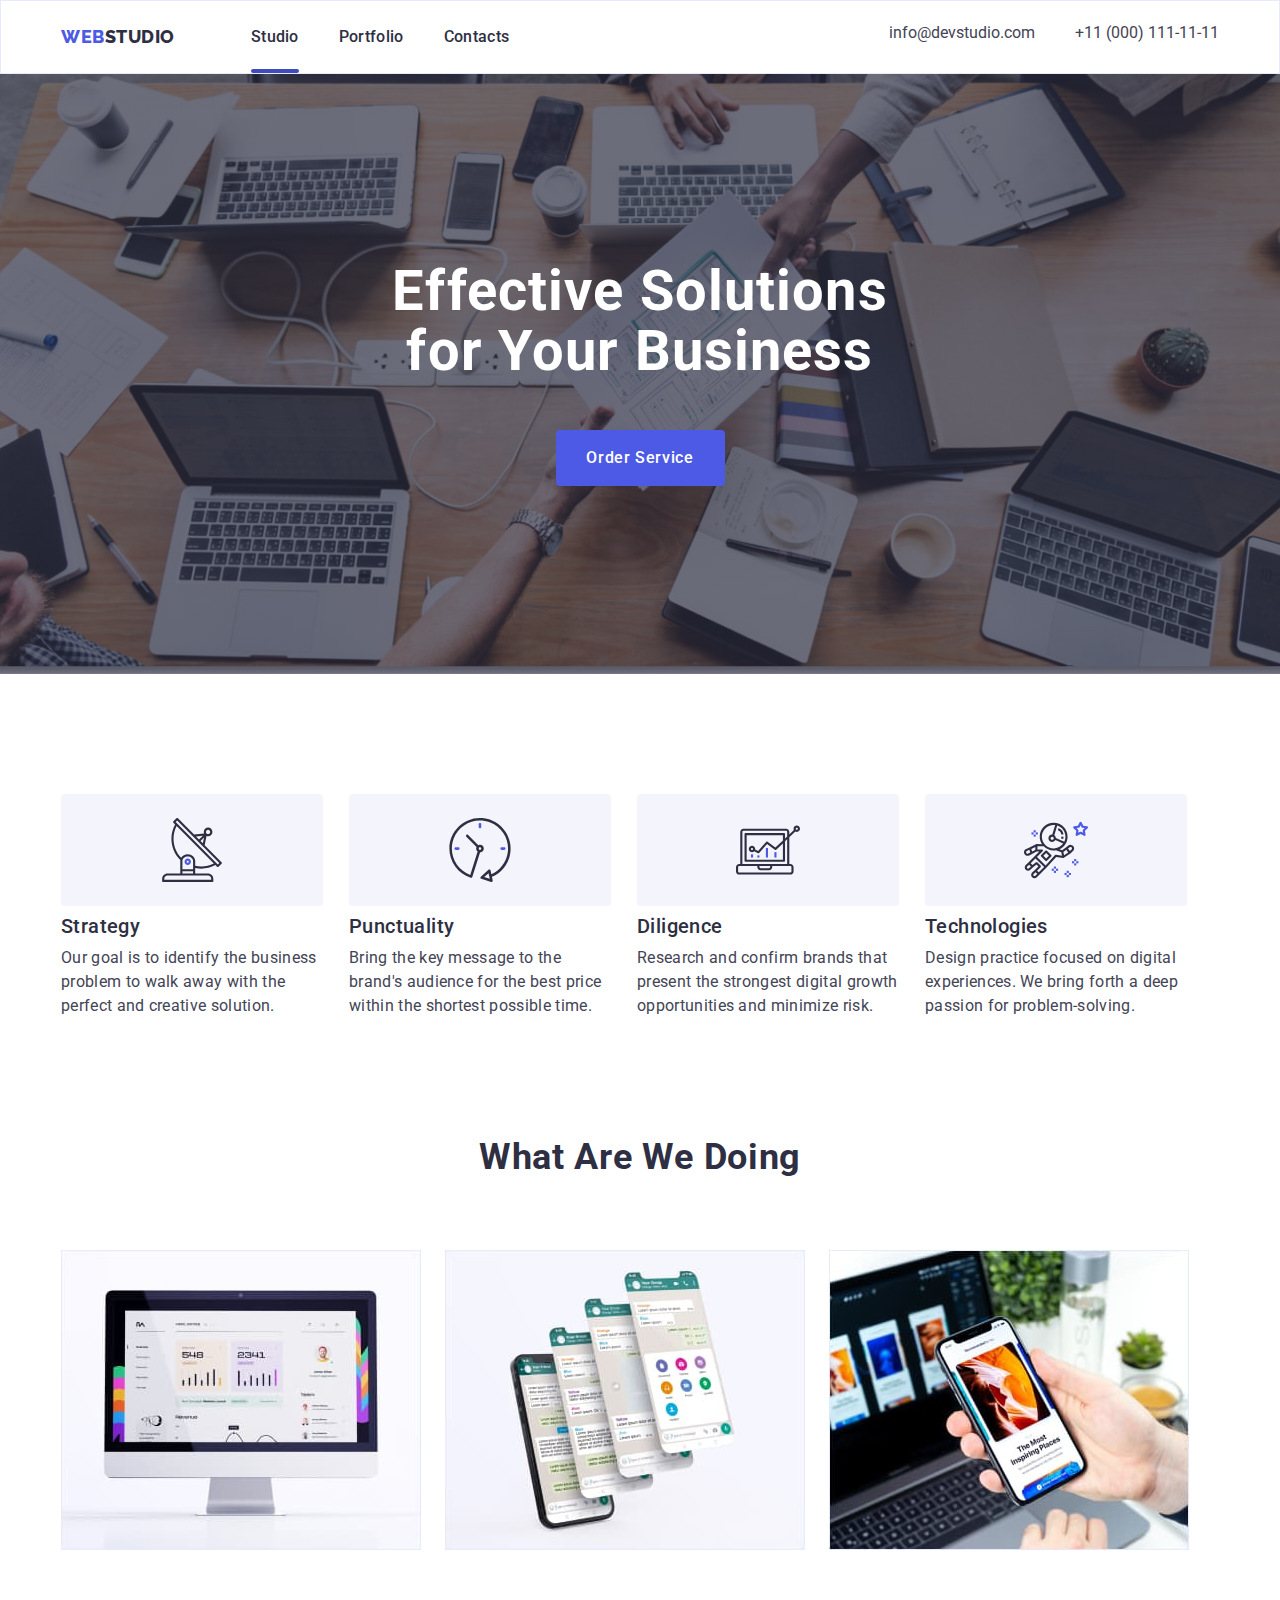
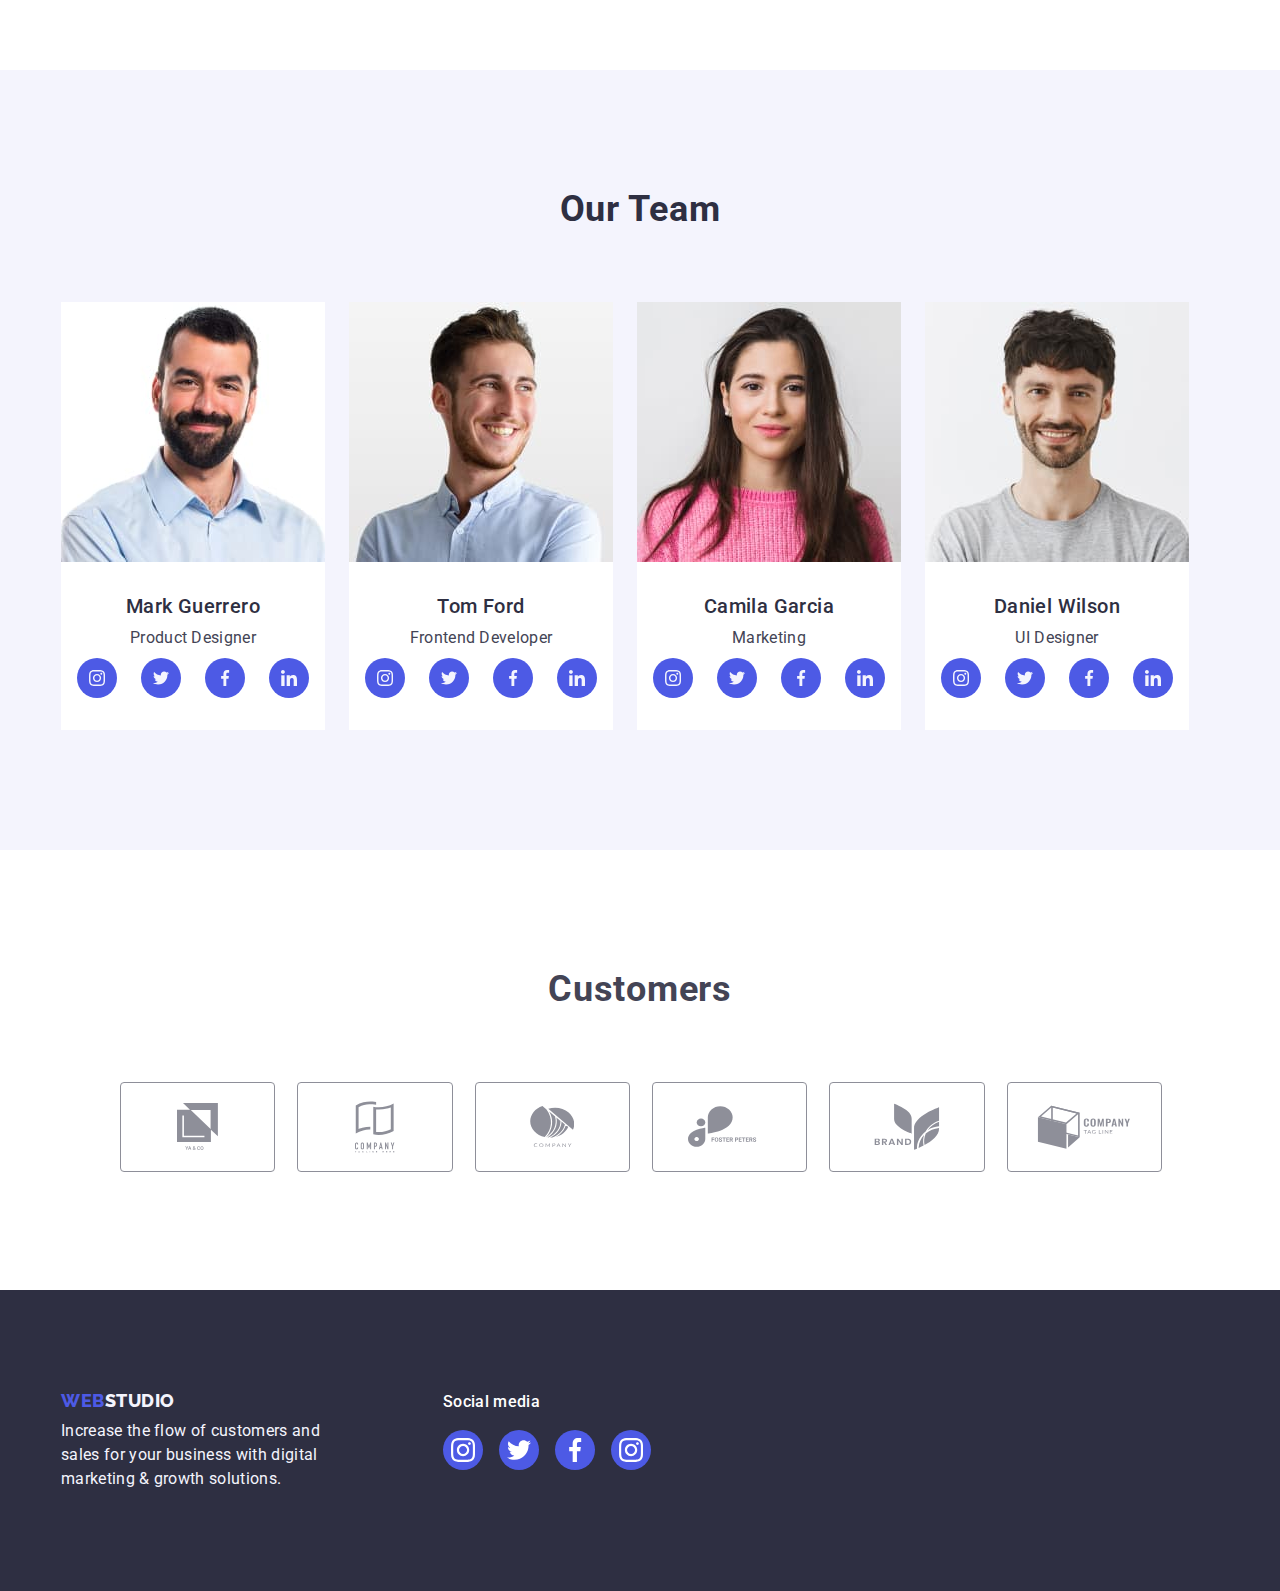
<file: index.html>
<!DOCTYPE html>
<html lang="en">
  <head>
    <meta charset="UTF-8" />
    <meta http-equiv="X-UA-Compatible" content="IE=edge" />
    <meta name="viewport" content="width=device-width, initial-scale=1.0" />
    <link rel="preconnect" href="https://fonts.googleapis.com" />
    <link rel="preconnect" href="https://fonts.gstatic.com" crossorigin />
    <link
      href="https://fonts.googleapis.com/css2?family=Raleway:wght@800&family=Roboto:wght@400;500;700&display=swap"
      rel="stylesheet"
    />
    <link
      rel="stylesheet"
      href="https://cdnjs.cloudflare.com/ajax/libs/modern-normalize/1.1.0/modern-normalize.min.css"
      integrity="sha512-wpPYUAdjBVSE4KJnH1VR1HeZfpl1ub8YT/NKx4PuQ5NmX2tKuGu6U/JRp5y+Y8XG2tV+wKQpNHVUX03MfMFn9Q=="
      crossorigin="anonymous"
      referrerpolicy="no-referrer"
    />
    <link rel="stylesheet" href="css/styles.css" />

    <title>webstudio</title>
  </head>
  <body>
    <!-- -----------------------------heder-----------------------  -->
    <header class="top-header">
      <div class="contejner header-cobntejner">
        <nav class="navigation">
          <a class="logo link" href="./index.html"
            >Web<span class="logo-color">Studio</span></a
          >
          <ul class="header-list list">
            <li class="header-item">
              <a class="header-link link curent" href="./index.html">Studio</a>
            </li>
            <li class="header-item">
              <a class="header-link link" href="./portfolio.html">Portfolio</a>
            </li>
            <li class="header-item">
              <a class="header-link link" href="">Contacts</a>
            </li>
          </ul>
        </nav>

        <address class="header-address">
          <ul class="header-address-list list">
            <li class="header-address-item">
              <a class="mail-list link" href="mailto:info@devstudio.com"
                >info@devstudio.com</a
              >
            </li>
            <li>
              <a class="mail-list link" href="tel:+110001111111"
                >+11 (000) 111-11-11</a
              >
            </li>
          </ul>
        </address>
      </div>
    </header>
    <main class="main-sektor">
      <!-- ---------------------------section1------------------------- -->

      <section class="hero">
        <div class="contejner hero-contejner">
          <h1 class="hero-text">Effective Solutions for Your Business</h1>
          <button class="hero-btn" data-modal-open type="button">Order Service</button>
        </div>
      </section>

      <!-- ----------------------------section2------------------------ -->
      <section class="setion-produkt-procesing">
        <div class="contejner products-procesing-contejner">
          <h2 class="hidden-sektion" hidden>main page</h2>
          <ul class="products-procesing list">
            <li class="list-produkt">
              <div class="produkt-item-wrap">
                <a class="produkt-icon-link" href="">
                  <svg class="produkt-icon" width="64" height="64">
                    <use href="./images/icons.svg#icon-antenna"></use>
                  </svg>
                </a>
                <h3 class="products-procesing-title">Strategy</h3>
                <p class="products-procesing-text">
                  Our goal is to identify the business problem to walk away with
                  the perfect and creative solution.
                </p>
              </div>
            </li>
            <li class="list-produkt">
              <div class="produkt-item-wrap">
                <a class="produkt-icon-link" href="">
                  <svg class="produkt-icon" width="64" height="64">
                    <use href="./images/icons.svg#icon-clock"></use>
                  </svg>
                </a>
                <h3 class="products-procesing-title">Punctuality</h3>
                <p class="products-procesing-text">
                  Bring the key message to the brand's audience for the best
                  price within the shortest possible time.
                </p>
              </div>
            </li>
            <li class="list-produkt">
              <div class="produkt-item-wrap">
                <a class="produkt-icon-link" href="">
                  <svg class="produkt-icon" width="64" height="64">
                    <use href="./images/icons.svg#icon-diagram"></use>
                  </svg>
                </a>
                <h3 class="products-procesing-title">Diligence</h3>
                <p class="products-procesing-text">
                  Research and confirm brands that present the strongest digital
                  growth opportunities and minimize risk.
                </p>
              </div>
            </li>
            <li class="list-produkt">
              <div class="produkt-item-wrap">
                <a class="produkt-icon-link" href="">
                  <svg class="produkt-icon" width="64" height="64">
                    <use href="./images/icons.svg#icon-astronaut"></use>
                  </svg>
                </a>
                <h3 class="products-procesing-title">Technologies</h3>
                <p class="products-procesing-text">
                  Design practice focused on digital experiences. We bring forth
                  a deep passion for problem-solving.
                </p>
              </div>
            </li>
          </ul>
        </div>
      </section>
      <!-- ----------------------------sectione3--------------------------- -->
      <section class="projekt">
        <div class="projekt-contejner contejner">
          <h2 class="projekt-title">What are we doing</h2>
          <ul class="projekt-list list">
            <li>
              <img
                class="projekt-foto"
                src="./images/section-3-index/img1.jpg"
                alt="komputer"
                height="300"
                width="360"
              />
            </li>
            <li>
              <img
                class="projekt-foto"
                src="./images/section-3-index/img2.jpg"
                alt="mesenges"
                height="300"
                width="360"
              />
            </li>
            <li>
              <img
                class="projekt-foto"
                src="./images/section-3-index/img3.jpg"
                alt="optimization"
                height="300"
                width="360"
              />
            </li>
          </ul>
        </div>
      </section>
      <!-- ----------------------------section4-------------------------- -->
      <section class="team-sektion">
        <div class="team-contejner contejner">
          <h2 class="team">Our Team</h2>
          <ul class="team-item list">
            <li class="team-list-foto">
              <img
                class="team-foto"
                src="./images/sektione-4-index/markguerrero.jpg"
                alt="Mark Guerrero Product Designer"
                height="260"
                width="264"
              />
              <div class="text-contejner">
                <h3 class="team-name">Mark Guerrero</h3>
                <p class="team-position">Product Designer</p>
                <ul class="team-soc-list list">
                  <li class="team-soc-item">
                    <a href="" class="team-soc-link link">
                      <svg class="team-icon" width="16" height="16">
                    <use href="./images/icons.svg#icon-instagram"></use>
                  </svg>
                    </a>
                  </li>
                  <li class="team-soc-item">
                    <a href="" class="team-soc-link link">
                      <svg class="team-icon" width="16" height="16">
                    <use href="./images/icons.svg#icon-twitter"></use>
                  </svg>
                    </a>
                  </li>
                  <li class="team-soc-item">
                    <a href="" class="team-soc-link link">
                      <svg class="team-icon" width="16" height="16">
                    <use href="./images/icons.svg#icon-facebook"></use>
                  </svg>
                    </a>
                  </li>
                  <li class="team-soc-item">
                    <a href="" class="team-soc-link link">
                      <svg class="team-icon" width="16" height="16">
                    <use href="./images/icons.svg#icon-linkedin"></use>
                  </svg>
                    </a>
                  </li>
                </ul>
              </div>
            </li>

            <li class="team-list-foto">
              <img
                class="team-foto"
                src="./images/sektione-4-index/fomford.jpg"
                alt="Tom Ford Frontend Developer"
                height="260"
                width="264"
              />
              <div class="text-contejner">
                <h3 class="team-name">Tom Ford</h3>
                <p class="team-position">Frontend Developer</p>
                <ul class="team-soc-list list">
                  <li class="team-soc-item">
                    <a href="" class="team-soc-link link">
                      <svg class="team-icon" width="16" height="16">
                    <use href="./images/icons.svg#icon-instagram"></use>
                  </svg>
                    </a>
                  </li>
                  <li class="team-soc-item">
                    <a href="" class="team-soc-link link">
                      <svg class="team-icon" width="16" height="16">
                    <use href="./images/icons.svg#icon-twitter"></use>
                  </svg>
                    </a>
                  </li>
                  <li class="team-soc-item">
                    <a href="" class="team-soc-link link">
                      <svg class="team-icon" width="16" height="16">
                    <use href="./images/icons.svg#icon-facebook"></use>
                  </svg>
                    </a>
                  </li>
                  <li class="team-soc-item">
                    <a href="" class="team-soc-link link">
                      <svg class="team-icon" width="16" height="16">
                    <use href="./images/icons.svg#icon-linkedin"></use>
                  </svg>
                    </a>
                  </li>
              </div>
            </li>

            <li class="team-list-foto">
              <img
                class="team-foto"
                src="./images/sektione-4-index/camilacarcia.jpg"
                alt="Camila Garcia Marketing"
                height="260"
                width="264"
              />
              <div class="text-contejner">
                <h3 class="team-name">Camila Garcia</h3>
                <p class="team-position">Marketing</p>
                <ul class="team-soc-list list">
                  <li class="team-soc-item">
                    <a href="" class="team-soc-link link">
                      <svg class="team-icon" width="16" height="16">
                    <use href="./images/icons.svg#icon-instagram"></use>
                  </svg>
                    </a>
                  </li>
                  <li class="team-soc-item">
                    <a href="" class="team-soc-link link">
                      <svg class="team-icon" width="16" height="16">
                    <use href="./images/icons.svg#icon-twitter"></use>
                  </svg>
                    </a>
                  </li>
                  <li class="team-soc-item">
                    <a href="" class="team-soc-link link">
                      <svg class="team-icon" width="16" height="16">
                    <use href="./images/icons.svg#icon-facebook"></use>
                  </svg>
                    </a>
                  </li>
                  <li class="team-soc-item">
                    <a href="" class="team-soc-link link">
                      <svg class="team-icon" width="16" height="16">
                    <use href="./images/icons.svg#icon-linkedin"></use>
                  </svg>
                    </a>
                  </li>
              </div>
            </li>

            <li class="team-list-foto">
              <img
                class="team-foto"
                src="./images/sektione-4-index/danielwilson.jpg"
                alt="Daniel Wilson UI Designer"
                height="260"
                width="264"
              />
              <div class="text-contejner">
                <h3 class="team-name">Daniel Wilson</h3>
                <p class="team-position">UI Designer</p>
                <ul class="team-soc-list list">
                  <li class="team-soc-item">
                    <a href="" class="team-soc-link link">
                      <svg class="team-icon" width="16" height="16">
                    <use href="./images/icons.svg#icon-instagram"></use>
                  </svg>
                    </a>
                  </li>
                  <li class="team-soc-item">
                    <a href="" class="team-soc-link link">
                      <svg class="team-icon" width="16" height="16">
                    <use href="./images/icons.svg#icon-twitter"></use>
                  </svg>
                    </a>
                  </li>
                  <li class="team-soc-item">
                    <a href="" class="team-soc-link link">
                      <svg class="team-icon" width="16" height="16">
                    <use href="./images/icons.svg#icon-facebook"></use>
                  </svg>
                    </a>
                  </li>
                  <li class="team-soc-item">
                    <a href="" class="team-soc-link link">
                      <svg class="team-icon" width="16" height="16">
                    <use href="./images/icons.svg#icon-linkedin"></use>
                  </svg>
                    </a>
                  </li>
              </div>
            </li>
          </ul>
        </div>
      </section>

      <!-- ----------------------------sektion 5-------------------------- -->

      <section class="customers">
        <h2 class="customers-title">customers</h2>
        <ul class="customers-list list">
          <li class="customers-item">
            <a href="" class="customers-link link">
              <svg class="custom-icon" width="41" height="47">
                <use href="./images/icons.svg#icon-group1"></use>
              </svg>
            </a>
          </li>
          <li class="customers-item">
            <a href="" class="customers-link link">
              <svg class="custom-icon" width="40" height="52">
                <use href="./images/icons.svg#icon-group2"></use>
              </svg>
            </a>
          </li>
          <li class="customers-item">
            <a href="" class="customers-link link">
              <svg class="custom-icon" width="44" height="41">
                <use href="./images/icons.svg#icon-group3"></use>
              </svg>
            </a>
          </li>
          <li class="customers-item">
            <a href="" class="customers-link link">
              <svg class="custom-icon" width="84" height="41">
                <use href="./images/icons.svg#icon-group4"></use>
              </svg>
            </a>
          </li>
          <li class="customers-item">
            <a href="" class="customers-link link">
              <svg class="custom-icon" width="104" height="47">
                <use href="./images/icons.svg#icon-group5"></use>
              </svg>
            </a>
          </li>
          <li class="customers-item">
            <a href="" class="customers-link link">
              <svg class="custom-icon" width="94" height="44">
                <use href="./images/icons.svg#icon-group6"></use>
              </svg>
            </a>
          </li>
        </ul>
      </section>
    </main>
    <!--------------------- footer ----------------- -->

    <footer class="bottom-sektion">
      <div class="contejner">
        <ul class="footer-list list" >
          <li class="footer-item">
            <a class="logo-footer link" href="./index.html"
              >Web<span class="logo-color-footer">Studio</span></a>
            <p class="footer-text">
              Increase the flow of customers and sales for your business with
              digital marketing & growth solutions.
            </p>
          </li>
          <li>
            <p class="social-text">Social media</p>
            <ul class="footer-soc-list list">
                  <li class="footer-soc-item">
                    <a href="" class="footer-soc-link link">
                      <svg class="footer-icon" width="24" height="24">
                    <use href="./images/icons.svg#icon-instagram"></use>
                  </svg>
                    </a>
                  </li>
                  <li class="footer-soc-item">
                    <a href="" class="footer-soc-link link">
                      <svg class="footer-icon" width="24" height="24">
                    <use href="./images/icons.svg#icon-twitter"></use>
                  </svg>
                    </a>
                  </li>
                  <li class="footer-soc-item">
                    <a href="" class="footer-soc-link link">
                      <svg class="footer-icon" width="24" height="24">
                    <use href="./images/icons.svg#icon-facebook"></use>
                  </svg>
                    </a>
                  </li>
                  <li class="footer-soc-item">
                    <a href="" class="footer-soc-link link">
                      <svg class="footer-icon" width="24" height="24">
                    <use href="./images/icons.svg#icon-instagram"></use>
                  </svg>
                </a>
          </li>
        </ul>
      </div>
    </footer>
    <div class="backdrop is-hidden" data-modal>
      <div class="modal">
        <button class="modal-btn" type="button"  data-modal-close>x</button>
    </div>
    <script src="./js/modal.js">

    </script>
  <script src="https: //unpkg.com/aos@2.3.1/dist/aos.js"></script>
  <script>
    AOS. init(); 
  </script>
  </body>
</html>
</file>
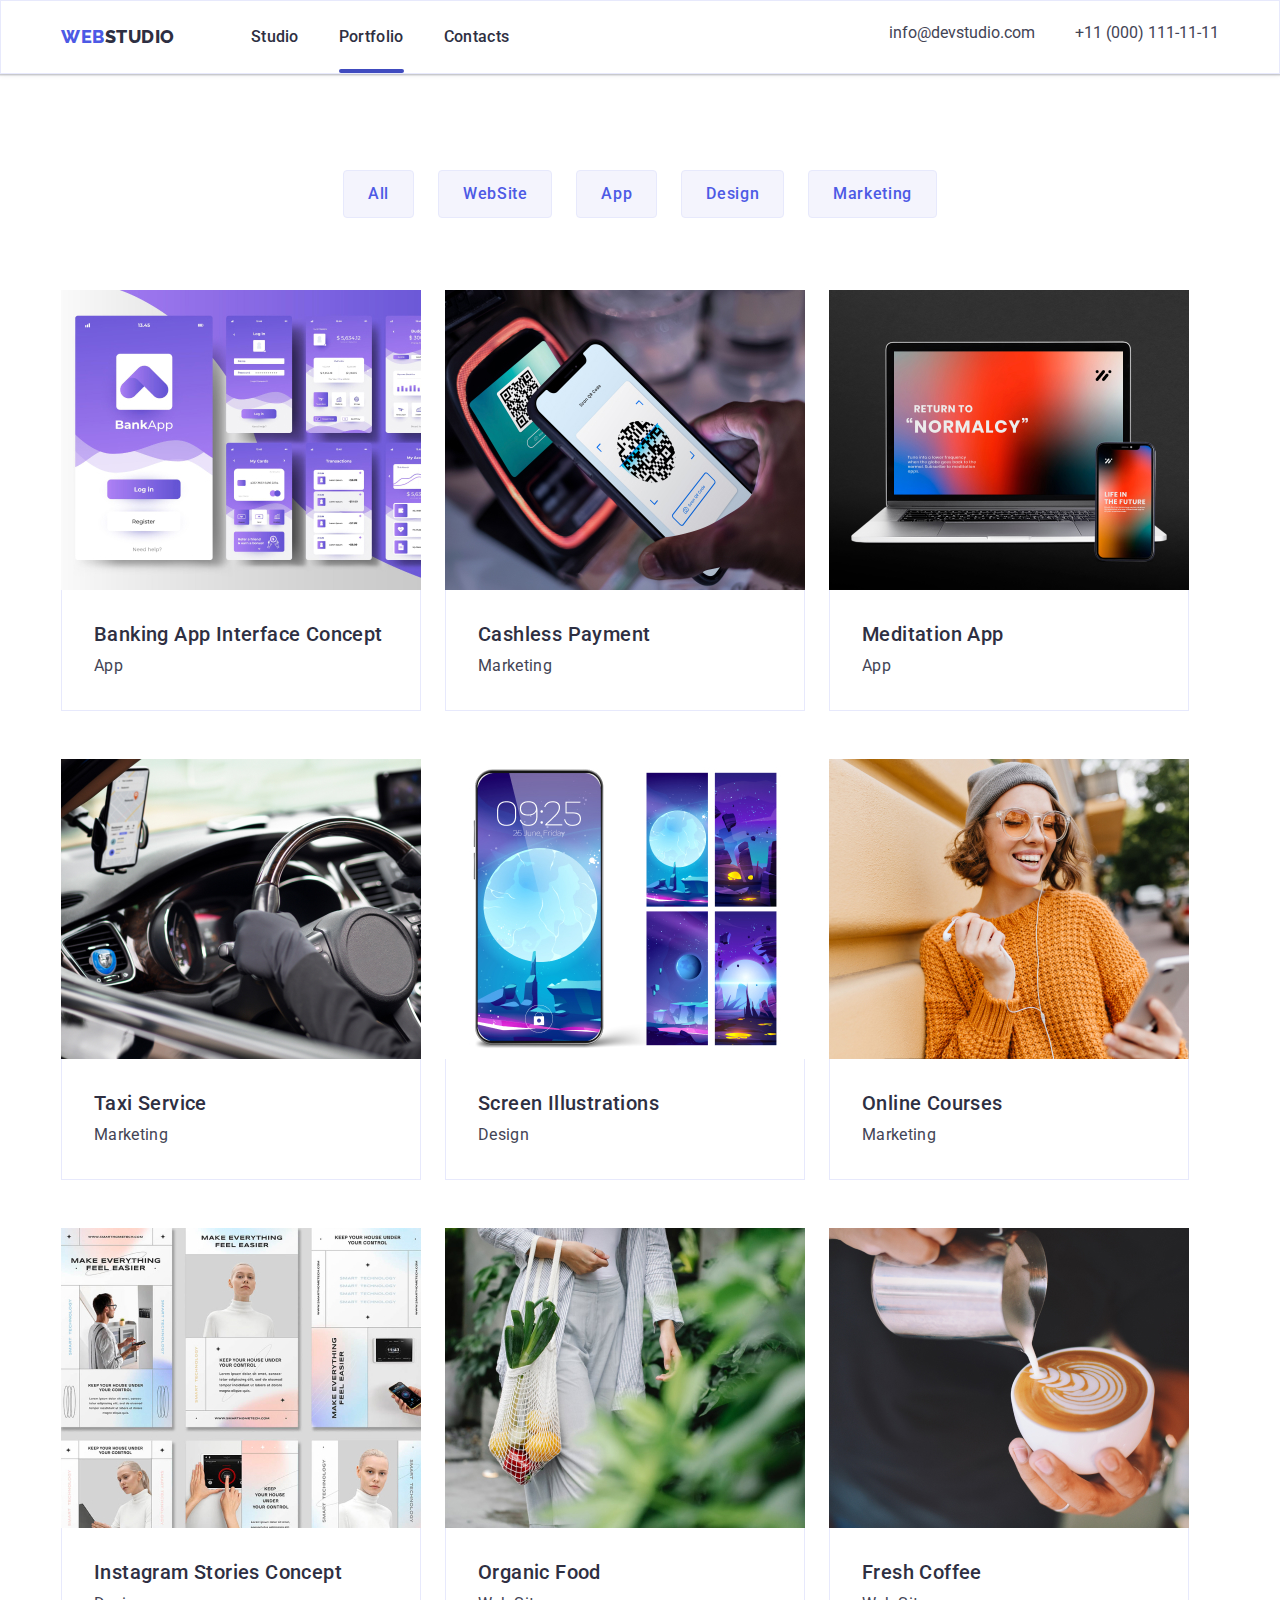
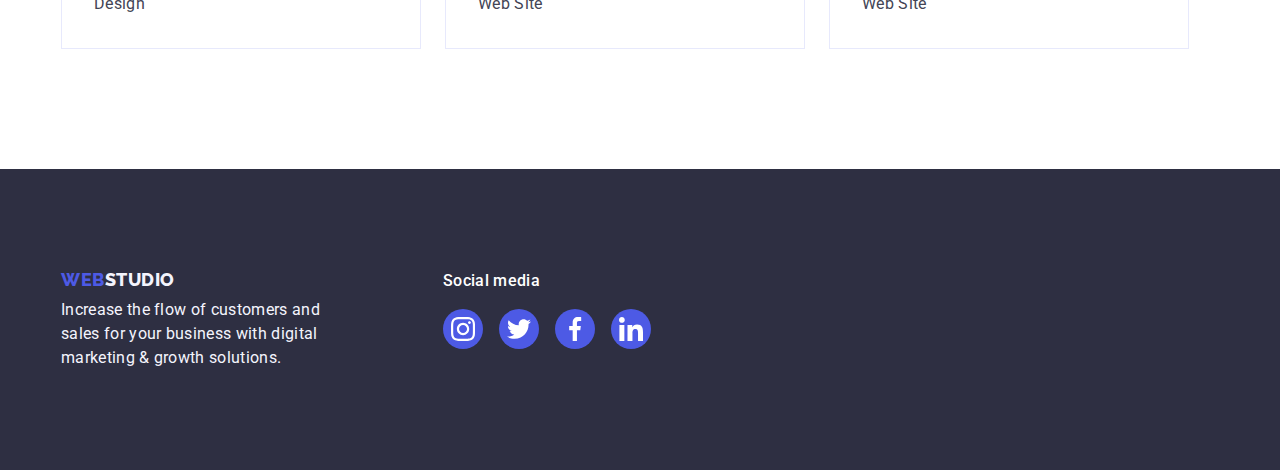
<file: portfolio.html>
<!DOCTYPE html>
<html lang="en">
  <head>
    <meta charset="UTF-8" />
    <meta http-equiv="X-UA-Compatible" content="IE=edge" />
    <meta name="viewport" content="width=device-width, initial-scale=1.0" />
    <link rel="stylesheet" href="https://cdnjs.cloudflare.com/ajax/libs/modern-normalize/1.1.0/modern-normalize.min.css" integrity="sha512-wpPYUAdjBVSE4KJnH1VR1HeZfpl1ub8YT/NKx4PuQ5NmX2tKuGu6U/JRp5y+Y8XG2tV+wKQpNHVUX03MfMFn9Q==" crossorigin="anonymous" referrerpolicy="no-referrer" />
    <link rel="stylesheet" href="css/styles.css">
    <link rel="preconnect" href="https://fonts.googleapis.com" />
    <link rel="preconnect" href="https://fonts.gstatic.com" crossorigin />
    <link
      href="https://fonts.googleapis.com/css2?family=Raleway:wght@800&family=Roboto:wght@400;500;700&display=swap" 
      rel="stylesheet"/>
    <title>webstudio</title>
  </head>
  <body>
    <!-- heder -->
        <header class="top-header">
      <div class="contejner header-cobntejner">
        <nav class="navigation">
          <a class="logo link" href="./index.html"
            >Web<span class="logo-color">Studio</span></a
          >
          <ul class="header-list list">
            <li class="header-item">
              <a class="header-link link" href="./index.html">Studio</a>
            </li>
            <li class="header-item">
              <a class="header-link link curent" href="./portfolio.html">Portfolio</a>
            </li>
            <li class="header-item">
              <a class="header-link link" href="">Contacts</a>
            </li>
          </ul>
        </nav>


      <address class="header-address">
        <ul class="header-address-list list">
          <li>
            <a class="mail-list link" href="mailto:info@devstudio.com"
              >info@devstudio.com</a
            >
          </li>
          <li>
            <a class="mail-list link" href="tel:+110001111111"
              >+11 (000) 111-11-11</a
            >
          </li>
        </ul>
      </address></div>
    </header>
    
    
    <main class="main-sektion">
      <!-- sektione1(portfolio) -->
      <section class="sektion-btn">
        <div class="contejner">
        <h1 hidden>portfolio</h1>
        <ul class="portrtfolio-list list">
          <li class="portfolio-item">
            <button class="filters-btn" type="button">All</button>
          </li>
          <li class="portfolio-item">
            <button class="filters-btn" type="button">WebSite</button>
          </li>
          <li class="portfolio-item">
            <button class="filters-btn" type="button">App</button>
          </li>
          <li class="portfolio-item">
            <button class="filters-btn" type="button">Design</button>
          </li>
          <li class="portfolio-item">
            <button class="filters-btn" type="button">Marketing</button>
          </li>
        </ul></div>

      <!-- sektione2 (portfolio) -->
    <div class="sektion-portfolio-contejner contejner">
      <ul class="btn-list list">
        <li class="lisr-item-btn">
          <div class="contejner-porfolio-wrap">
            <a class="img-btn link" href="">
          <img src="images/sekton-portfolio/img.jpg" 
          alt="banking app" width: 360px; height: 300px;> </img>
          <div class="portfolio-contejner-text">
            <p class="portfolio-cover-text">
            14 Stylish and User-Friendly App Design Concepts 
            · Task Manager App · Calorie Tracker App 
            · Exotic Fruit Ecommerce App · Cloud Storage App</p>
          </div>
          </div>
          <div class="btn-contejner">
          <h2 class="sektion-btn-name-app">Banking App Interface Concept</h2>
          <p class="sektion-btn-text">App</p></div>
          </a>
        </li>
        <li class="lisr-item-btn">
          <div class="contejner-porfolio-wrap">
            <a class="img-btn link" href="">
          <img src="images/sekton-portfolio/img2.jpg" 
          alt="cashless payment"
            width: 360px;
            height: 300px;>
          </img>
          <div class="portfolio-contejner-text">
            <p class="portfolio-cover-text">
            14 Stylish and User-Friendly App Design Concepts 
            · Task Manager App · Calorie Tracker App 
            · Exotic Fruit Ecommerce App · Cloud Storage App</p>
          </div>
          </div>
            <div class="btn-contejner">
            <h2 class="sektion-btn-name-app">Cashless Payment</h2>
            <p class="sektion-btn-text">Marketing</p></div>
          </a>
        </li>
        <li class="lisr-item-btn">
          <div class="contejner-porfolio-wrap">
            <a class="img-btn link" href="">
            <img src="images/sekton-portfolio/img3.jpg" 
            alt="meditation app"
            width: 360px;
            height: 300px;></img>
            <div class="portfolio-contejner-text">
            <p class="portfolio-cover-text">
            14 Stylish and User-Friendly App Design Concepts 
            · Task Manager App · Calorie Tracker App 
            · Exotic Fruit Ecommerce App · Cloud Storage App</p>
          </div>
          </div>
            <div class="btn-contejner">
            <h2 class="sektion-btn-name-app">Meditation App</h2>
            <p class="sektion-btn-text">App</p></div>
          </a>
        </li>
        <li class="lisr-item-btn">
          <div class="contejner-porfolio-wrap" >
            <a class="img-btn link" href="">
            <img src="images/sekton-portfolio/img4.jpg" alt="taxi service"width: 360px;height: 300px;>
            </img>
            <div class="portfolio-contejner-text">
            <p class="portfolio-cover-text">
            14 Stylish and User-Friendly App Design Concepts 
            · Task Manager App · Calorie Tracker App 
            · Exotic Fruit Ecommerce App · Cloud Storage App</p>
          </div>
          </div>
            <div class="btn-contejner">
            <h2 class="sektion-btn-name-app">Taxi Service</h2>
            <p class="sektion-btn-text">Marketing</p></div>
          </a>
        </li>
        <li class="lisr-item-btn">
          <div class="contejner-porfolio-wrap" >
            <a class="img-btn link" href="">
            <img src="images/sekton-portfolio/img5.jpg" alt="screen illustrations"width: 360px;height: 300px;>
          </img>
          <div class="portfolio-contejner-text">
            <p class="portfolio-cover-text">
            14 Stylish and User-Friendly App Design Concepts 
            · Task Manager App · Calorie Tracker App 
            · Exotic Fruit Ecommerce App · Cloud Storage App</p>
          </div>
          </div>
            <div class="btn-contejner">
            <h2 class="sektion-btn-name-app">Screen Illustrations</h2>
            <p class="sektion-btn-text">Design</p></div>
          </a>
        </li>
        <li class="lisr-item-btn">
          <div class="contejner-porfolio-wrap" >
            <a class="img-btn link" href="">
            <img src="images/sekton-portfolio/img6.jpg" alt="Online Courses"width: 360px;height: 300px;>
            </img>
            <div class="portfolio-contejner-text">
            <p class="portfolio-cover-text">
            14 Stylish and User-Friendly App Design Concepts 
            · Task Manager App · Calorie Tracker App 
            · Exotic Fruit Ecommerce App · Cloud Storage App</p>
          </div>
          </div>
            <div class="btn-contejner">
            <h2 class="sektion-btn-name-app">Online Courses</h2>
            <p class="sektion-btn-text">Marketing</p></div>
          </a>
        </li>
        <li class="lisr-item-btn">
          <div class="contejner-porfolio-wrap" >
            <a class="img-btn link" href="">
            <img src="images/sekton-portfolio/img7.jpg" alt="instagram stories concept" width: 360px;height: 300px;>
            </img>
            <div class="portfolio-contejner-text">
            <p class="portfolio-cover-text">
            14 Stylish and User-Friendly App Design Concepts 
            · Task Manager App · Calorie Tracker App 
            · Exotic Fruit Ecommerce App · Cloud Storage App</p>
          </div>
          </div>
          <div class="btn-contejner">
          <h2 class="sektion-btn-name-app">Instagram Stories Concept</h2>
          <p class="sektion-btn-text">Design</p></div>
          </a>
        </li>
        <li class="lisr-item-btn">
          <div class="contejner-porfolio-wrap" >
            <a class="img-btn link" href="">
            <img src="images/sekton-portfolio/img8.jpg" alt="organic food"width: 360px;height: 300px;>
          </img>
          <div class="portfolio-contejner-text">
            <p class="portfolio-cover-text">
            14 Stylish and User-Friendly App Design Concepts 
            · Task Manager App · Calorie Tracker App 
            · Exotic Fruit Ecommerce App · Cloud Storage App</p>
          </div>
          </div>
            <div class="btn-contejner">
            <h2 class="sektion-btn-name-app">Organic Food</h2>
            <p class="sektion-btn-text">Web Site</p></div>
          </a>
        </li>
        <li class="lisr-item-btn">
          <div class="contejner-porfolio-wrap" >
            <a class="img-btn link" href="">
            <img src="images/sekton-portfolio/img9.jpg" alt="fresh coffee"width: 360px;height: 300px;>
            </img>
            <div class="portfolio-contejner-text">
            <p class="portfolio-cover-text">
            14 Stylish and User-Friendly App Design Concepts 
            · Task Manager App · Calorie Tracker App 
            · Exotic Fruit Ecommerce App · Cloud Storage App</p>
          </div>
          </div>
            <div class="btn-contejner">
            <h2 class="sektion-btn-name-app">Fresh Coffee</h2>
            <p class="sektion-btn-text">Web Site</p></div>
          </a>
        </section>
        </li>
      </ul></div>
    </main>
<!-- ------------------------footer--------------------- -->
    <footer class="bottom-sektion">
      <div class="contejner">
        <ul class="footer-list list" >
          <li class="footer-item">
            <a class="logo-footer link" href="./index.html"
              >Web<span class="logo-color-footer">Studio</span></a>
            <p class="footer-text">
              Increase the flow of customers and sales for your business with
              digital marketing & growth solutions.
            </p>
          </li>
          <li>
            <p class="social-text">Social media</p>
            <ul class="footer-soc-list list">
                  <li class="footer-soc-item">
                    <a href="" class="footer-soc-link link">
                      <svg class="footer-icon" width="24" height="24">
                    <use href="./images/icons.svg#icon-instagram"></use>
                  </svg>
                    </a>
                  </li>
                  <li class="footer-soc-item">
                    <a href="" class="footer-soc-link link">
                      <svg class="footer-icon" width="24" height="24">
                    <use href="./images/icons.svg#icon-twitter"></use>
                  </svg>
                    </a>
                  </li>
                  <li class="footer-soc-item">
                    <a href="" class="footer-soc-link link">
                      <svg class="footer-icon" width="24" height="24">
                    <use href="./images/icons.svg#icon-facebook"></use>
                  </svg>
                    </a>
                  </li>
                  <li class="footer-soc-item">
                    <a href="" class="footer-soc-link link">
                      <svg class="footer-icon" width="24" height="24">
                    <use href="./images/icons.svg#icon-linkedin"></use>
                  </svg>
                </a>
          </li>
        </ul>
      </div>
    </footer>
  </body>
</html>
</file>
<file: css/styles.css>
body{ max-width: 1440px;
font-family: "Roboto", sans-serif;
color: #434455;
background-color: #FFFFFF;
padding: 0;
margin: 0 auto;
}
.list{ list-style: none; 
    padding: 0;
    margin: 0;
}

h1, h2, h3, h4, h5, h6{ margin: 0; }

p{ margin: 0;}


.link{ text-decoration: none;

}
:root {
    --color-slate: #8E8F99;
    --brand-color: #3f51b5;
    --color-ocean: #404BBF;}

/* -----------heder----------- */
.top-header{border: solid 1px #E7E9FC;
    box-shadow: 
    0px 2px 1px rgba(46, 47, 66, 0.08),
    0px 1px 1px rgba(46, 47, 66, 0.16),
    0px 1px 6px rgba(46, 47, 66, 0.08);
}
.navigation{
    display: flex;
    margin-right: auto;
    

}
.contejner{
width: 1158px;
margin: auto;
padding: 0 15px;


}
.header-cobntejner{
    display: flex;
}
.logo{ 
    font-family: "Raleway", sans-serif;
    font-style: normal;
    font-weight: 800;
    font-size: 18px;
    line-height: 1.17;
    display: flex;
    align-items: center;
    letter-spacing: 0.03em;
    text-transform: uppercase;
    color:#4d5ae5;
    margin-right: 76px;


}
.logo-color{
color:#2e2f42
}


.header-list{
display: flex;

}


.header-link{
    display: flex;
    font-weight: 500;
    font-size: 16px;
    line-height: 1.5;
    align-items: center;
    letter-spacing: 0.02em;
    color: #2E2F42;
    padding-top: 24px;
    padding-bottom: 24px;

}

.header-link:is(:hover, :focus){ color:#404BBF;
transition: transform 250ms linear;
}

.curent{
    position: relative;
}

.curent::after {
    content: "";
    width: 100%;
    height: 4px;
    left: 0;
    bottom: 0;
    position: absolute;
    border-radius: 2px;
    background-color: #404BBF;
}

.header-item{margin-right: 40px;}

.header-address{
padding: 20px 0;
}
.header-address-list{
    display: flex;
    gap: 40px;
}
.header-address-item{
    
}

.mail-list{
    font-style: normal;
    font-weight: 400;
    font-size: 16px;
    line-height: 1.5;;
    color: #434455;
    gap: 40px;
}

.mail-list:is(:hover, :focus) {
    color: #404BBF
}

/* -----------section1----------- */
.hero{
    background: #2E2F42;
    background-image:linear-gradient(
        rgba(46, 47, 66, 0.7),
        rgba(46, 47, 66, 0.7)
    ),
    url(../images/hero_bg.jpg);
    background-repeat: no-repeat;
    background-position: center;
    background-size: cover;
    padding: 188px 0;
}
.hero-contejner{

}
.hero-text{
    max-width: 496px;
    font-weight: 700;
    font-size: 56px;
    line-height: 1.07;
    text-align: center;
    letter-spacing: 0.02em;
    color: #FFFFFF;
    margin: auto;
    margin-bottom: 48px;
}


.hero-btn{
    width: 169px;
    height: 56px;
    font-family: "Roboto", sans-serif;
    font-weight: 500;
    font-size: 16px;
    line-height: 1.5;
    display: block;
    align-items: center;
    letter-spacing: 0.04em;
    color: #FFFFFF;
    background: #4D5AE5;
    margin: auto;
    border-radius: 4px;
    border: none;
}

    .hero-btn:is(:hover, :focus) {
    background-color: #404BBF;
    cursor: pointer;
    border: none;}
    



/* ---------------------------------section2------------------------ */
.setion-produkt-procesing{
    padding: 120px 0;
}

.hidden-sektion{
    
}
.products-procesing-contejner{

}

.products-procesing{
display: flex;
}
.products-procesing-title{
    font-weight: 500;
    font-size: 20px;
    line-height: 1.2;
    letter-spacing: 0.02em;
    color: #2E2F42;
    margin-bottom: 8px;
    

}
.produkt-svg-images{
margin-bottom: 8PX;
}
.list-produkt{
    margin-right: 24px;

}

.produkt-item-wrap{
}



.produkt-icon-link{
    width: 262px;
    height: 112px;   
    background: #F4F4FD;
    border-radius: 4px;
    display: flex;
    align-items: center;
    justify-content: center;
    margin-bottom: 8px;
}

.produkt-icon{

}
.products-procesing-text{
    font-weight: 400;
    font-size: 16px;
    line-height: 1.5;
    letter-spacing: 0.02em;
    color: #434455;
    width: 264px;
    
}





/* -----------section3----------- */
.projekt{
padding-bottom: 120px;
}
.projekt-title{
    text-align: center;
    font-weight: 700;
    font-size: 36px;
    line-height: 1.11;
    letter-spacing: 0.02em;
    text-transform: capitalize;
    color: #2e2f42;
    margin: auto;
    margin-bottom: 72px;

}
.projekt-contejner{
    display: flex;
    flex-wrap: wrap;

}

.projekt-list{
    display: flex;
    gap: 24px ;
}
.projekt-foto{
display: block;
    width: 100%;
    height: auto;
}
/* -----------section4----------- */
.team-sektion{
    background-color: #F4F4FD;
    padding: 120px 0;

}

.team-contejner{


}
.team{
    font-weight: 700;
    font-size: 36px;
    line-height: 1.11;
    text-align: center;
    letter-spacing: 0.02em;
    text-transform: capitalize;
    color:#2e2f42;
    margin-bottom: 72px;


}
.team-item{
    display: flex;
    gap: 24px;

}

.team-list-foto{
background-color: #FFFFFF;

}

.team-foto{display: block;
    width: 100%;
    height: auto;

}
.text-contejner{
    padding: 32px 0;
}


.team-name{
    font-weight: 500;
    font-size: 20px;
    line-height: 1.2;
    text-align: center;
    letter-spacing: 0.02em;
    color: #2E2F42;
    margin-bottom: 8px;
}
.team-position{
    font-weight: 400;
    font-size: 16px;
    line-height: 1.5;
    text-align: center;
    letter-spacing: 0.02em;
    margin-bottom: 8px;
}

.team-soc-list {
    display: flex;
    justify-content: center;
    gap: 24px;
}

.team-soc-item {
    width: 40px;
    height: 40px;
}

.team-soc-link {
    width: 100%;
    height: 100%;
    border-radius: 50%;
    background-color: #4D5AE5;
    display: flex;
    align-items: center;
    justify-content: center;
}
.team-soc-link:is(:hover, focus){
    background-color: #404BBF;
}
.team-icon{
    fill: #F4F4FD;
}
.team-foto{

}
/* ------------------sektion 5------------------- */
.customers {padding: 120px;
}

.customers-title {font-family: 'Roboto';
    font-style: normal;
    font-weight: 700;
    font-size: 36px;
    line-height: 1.11;
    text-align: center;
    letter-spacing: 0.02em;
    text-transform: capitalize;
    margin-bottom: 72px;
}

.customers-list {
    display: flex;
    justify-content: center;
    gap: 24px;
}
.customers-link:is(:hover, :focus){
border-color: #404BBF;
    transition: transform 250ms linear;
}
.customers-item {
    width: 168px;
    height: 88px;
}



.customers-link {
    width: 100%;
    height: 100%;
    display: flex;
    align-items: center;
    justify-content: center;
    border: 1px solid #8E8F99;
    border-radius: 4px;
    color: var(--color-slate)
}
.custom-icon {
    fill: var(--color-slate);
}
.customers-link:hover > .custom-icon{
    fill: var(--color-ocean)
}



/* -----------footer----------- */
.bottom-sektion{
    background-color: #2e2f42;
    padding: 100px 0;
}
.footer-list{
    display: flex;

}
.footer-item{

}
.logo-footer{
margin-bottom: 8px;
}

.footer-text {

}
.social-text{
    font-family: 'Roboto';
    font-style: normal;
    font-weight: 500;
    font-size: 16px;
    line-height: 1.5;
    letter-spacing: 0.02em;
    color: #FFFFFF;
    margin-bottom: 16px;
}
.logo-color-footer{
    color: #f4f4fd;
}
.logo-footer{
    font-family: "Raleway", sans-serif;
    font-style: normal;
    font-weight: 800;
    font-size: 18px;
    line-height: 1.17;
    display: flex;
    align-items: center;
    letter-spacing: 0.03em;
    text-transform: uppercase;
    color: #4d5ae5

}

.footer-text{
    font-weight: 400;
    font-size: 16px;
    line-height: 1.5;
    letter-spacing: 0.02em;
    color: #f4f4fd;
    width: 262px;
    margin-right: 120px;
}

.social-text {}

.footer-soc-list {
    display: flex;
    justify-content: center;
    gap: 16px;}

.footer-soc-item {
    width: 40px;
    height: 40px;
    display: inline-block;
}
.footer-soc-item :is(:hover, :focus) {
    background: #31D0AA;
    transition: transform 250ms linear;

}

.footer-soc-link {
    width: 100%;
    height: 100%;
    border-radius: 50%;
    background-color: #4D5AE5;
    display: flex;
    align-items: center;
    justify-content: center;
}


.footer-icon {
    fill: #FFFFFF ;
}
/* ------------------ sektione1(portfolio) ------------- */
.main-sektion{
    padding-top: 96px;
    padding-bottom: 120px ;
}

.filters{

}
.portrtfolio-list {
    display: flex;
    padding-left: 0;
    margin-bottom: 72px ;
    justify-content: center;
    gap: 24px;

}
img{display: block;
max-width: 100%;
height: auto;}
.portfolio-item{
}

.filters-btn{
    font-family: "Roboto", sans-serif;
    font-weight: 500;
    font-size: 16px;
    line-height: 1.5;
    display: flex;
    align-items: center;
    text-align: center;
    letter-spacing: 0.04em;
    color: #4d5ae5;
    background-color:#F4F4FD transparent;
    cursor: pointer;
    padding: 12px 24px 12px 24px;
    border-radius: 4px;
    display: flex;
    border: 1px solid #E7E9FC;
    flex-direction: row;
    align-items: center;
    height: 48px;
    background: #F4F4FD;
}

    .filters-btn:is(:hover, :focus) {
    color: #FFFFFF;
    background-color: #404BBF;
    cursor: pointer;
    box-shadow:
    0px 1px 6px rgba(46, 47, 66, 0.08),
    0px 1px 1px rgba(46, 47, 66, 0.16),
    0px 2px 1px rgba(46, 47, 66, 0.08);
}
.btn-contejner{
    border: bottom, left, right,#E7E9FC  1px; 
    padding: 32px;
}
/* ------------------ sektione2 (portfolio) ------------- */
.sektion-btn{

}
.lisr-item-btn{


}

.btn-list {
    display: flex;
    flex-wrap: wrap;
    gap: 48px 24px;
}

.lisr-item-btn {}

.contejner-porfolio-wrap {
    position: relative;
    overflow: hidden;
}

.img-btn {
    display: block;
    ;
}

.lisr-item-btn:hover {
    box-shadow:
        0px 1px 6px rgba(46, 47, 66, 0.08),
        0px 1px 1px rgba(46, 47, 66, 0.16),
        0px 2px 1px rgba(46, 47, 66, 0.08);
}

.lisr-item-btn:hover .portfolio-cover-text {
    transform: translate(0);
}

.portfolio-cover-text {
    position: absolute;
    padding: 40px;
    top: 0;
    background-color: #4D5AE5;
    font-size: 18px;
    font-weight: 600;
    color: #ffffff;
    height: 100%;
    transform: translateY(100%);
    transition: transform 250ms ease-in-out;
    overflow: auto;
}

.sektion-btn-name-app {
    font-weight: 500;
    font-size: 20px;
    line-height: 1.2;
    letter-spacing: 0.02em;
    color: #2E2F42;
    margin-bottom: 8px;
}

.sektion-btn-text {
    font-weight: 400;
    font-size: 16px;
    line-height: 1.5;
    letter-spacing: 0.02em;
    color: #434455;
}

.btn-contejner {
    border-right-width: 1px;
    border-right-style: solid;
    border-right-color: #E7E9FC;
    border-bottom-width: 1px;
    border-bottom-style: solid;
    border-bottom-color: #E7E9FC;
    border-left-width: 1px;
    border-left-style: solid;
    border-left-color: #E7E9FC;}

.backdrop{
    position: fixed;
    top: 0;
    width: 100%;
    height: 100%;
    background-color: rgba(46, 47, 66, 0.4);
    transition: opacity 250ms ease-in-out, visibility 250ms ease-in-out;
}

.modal{
    width: 408px;
    min-height: 576px;
    background-color: #fff;
    border-radius: 4px;
    position: absolute;
    top: 50%;
    left: 50%;
    transform: translate(-50%, -50%) scale(1);
    transition: transform 250ms ease-in-out;
    padding: 20px;
}
.backdrop.is-hidden .modal{
    transform: translate(-50%, -50%) scaleY(0);
}

.modal-btn{
    width: 24px;
    height: 24px;
    border-radius: 50px;
    border-color: transparent;
    display: block;
    margin-left: auto;
    fill: #8E8F99;
    border: solid 1px #999;
}
.modal:hover{fill: #404bbf;

}
.is-hidden{
opacity: 0;
visibility: hidden;
pointer-events: none;
}
</file>
